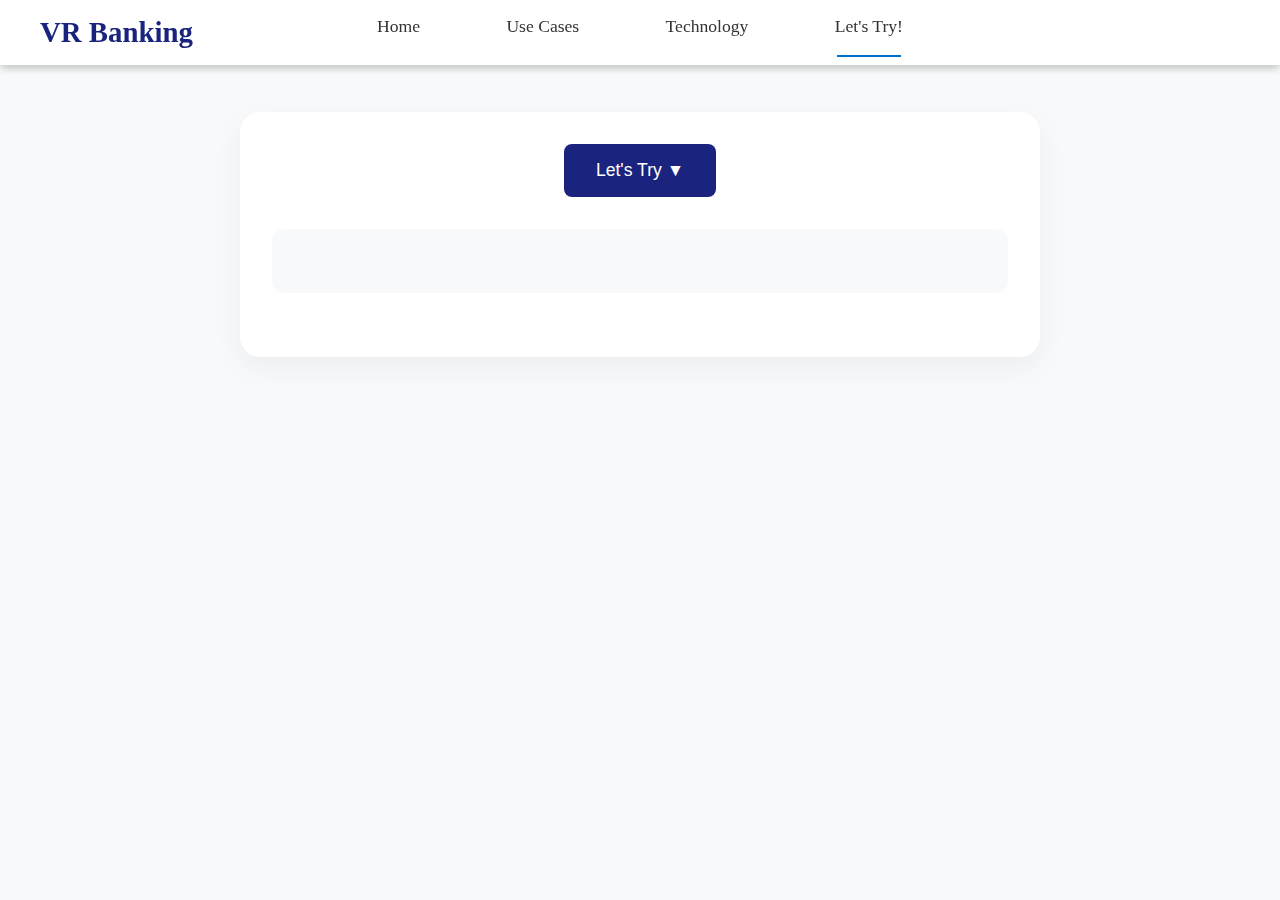
<file: inter.html>
<!DOCTYPE html>
<html lang="zh-Hant">
<head>
    <meta charset="UTF-8">
    <meta name="viewport" content="width=device-width, initial-scale=1.0">
    <title>CS1102</title>
    <style>
        /* 重置默认样式 */
        * {
            margin: 0;
            padding: 0;
            box-sizing: border-box;
        }

        /* 导航容器 */
        .navbar {
      position: fixed;
      top: 0;
      left: 0;
      width: 100%;
      background: white;
      padding: 1rem;
      box-shadow: 0 2px 10px rgba(0,0,0,0.1);
      z-index: 1000;
            
        }

        /* 使用Grid布局实现精准居中 */
        .nav-container {
            display: grid;
            grid-template-columns: 1fr auto 1fr;
            max-width: 1200px;
            margin: 0 auto;
        }

        /* 左侧品牌标识 */
        .nav-brand {
            justify-self: start;
            align-self: center;
            font-size: 1.8rem;
            font-weight: bold;
            color: #1a237e;
        }

        /* 中间导航菜单 */
        .nav-menu {
            display: flex;
            gap: 3rem;
            list-style: none;
            justify-content: center;
        }

        /* 导航链接样式 */
        .nav-link {
            color: #333;
            text-decoration: none;
            font-size: 1.1rem;
            padding: 0.8rem 1.2rem;
            border-radius: 4px;
            transition: all 0.3s ease;
            position: relative;
        }

        .nav-link:hover {
            background: #f5f5f5;
        }

        /* 当前激活状态指示器 */
        .nav-link.active::after {
            content: '';
            position: absolute;
            bottom: -8px;
            left: 50%;
            transform: translateX(-50%);
            width: 60%;
            height: 2px;
            background: #0072ce;
        }

        /* 右侧占位元素保持平衡 */
        .nav-right {
            justify-self: end;
            align-self: center;
        }

        /* 响应式设计 */
        @media (max-width: 768px) {
            .nav-container {
                grid-template-columns: 1fr;
                text-align: center;
            }

            .nav-brand {
                margin-bottom: 1rem;
            }

            .nav-menu {
                flex-wrap: wrap;
                gap: 1rem;
                order: 2;
            }

            .nav-right {
                display: none;
            }
        }
    </style>
</head>
<body>
    <nav class="navbar">
        <div class="nav-container">
            <div class="nav-brand">VR Banking</div>
            
            <ul class="nav-menu">
                <li><a href="index.html" class="nav-link">Home</a></li>
                <li><a href="User Cases.html" class="nav-link">Use Cases</a></li>
                <li><a href="tech.html" class="nav-link">Technology</a></li>
                <li><a href="inter.html" class="nav-link active">Let's Try!</a></li>
            </ul>

            <div class="nav-right"></div>
        </div>
    </nav>
</body>
</html>


<!DOCTYPE html>
<html lang="zh-Hant">
<head>
    <meta charset="UTF-8">
    <meta name="viewport" content="width=device-width, initial-scale=1.0">
    <title>CS1102</title>
    <style>
        /* 重置默认样式 */
        * {
            margin: 0;
            padding: 0;
            box-sizing: border-box;
        }

        /* 导航容器 */
        .navbar {
      position: fixed;
      top: 0;
      left: 0;
      width: 100%;
      background: white;
      padding: 1rem;
      box-shadow: 0 2px 10px rgba(0,0,0,0.1);
      z-index: 1000;
            
        }

        /* 使用Grid布局实现精准居中 */
        .nav-container {
            display: grid;
            grid-template-columns: 1fr auto 1fr;
            max-width: 1200px;
            margin: 0 auto;
        }

        /* 左侧品牌标识 */
        .nav-brand {
            justify-self: start;
            align-self: center;
            font-size: 1.8rem;
            font-weight: bold;
            color: #1a237e;
        }

        /* 中间导航菜单 */
        .nav-menu {
            display: flex;
            gap: 3rem;
            list-style: none;
            justify-content: center;
        }

        /* 导航链接样式 */
        .nav-link {
            color: #333;
            text-decoration: none;
            font-size: 1.1rem;
            padding: 0.8rem 1.2rem;
            border-radius: 4px;
            transition: all 0.3s ease;
            position: relative;
        }

        .nav-link:hover {
            background: #f5f5f5;
        }

        /* 当前激活状态指示器 */
        .nav-link.active::after {
            content: '';
            position: absolute;
            bottom: -8px;
            left: 50%;
            transform: translateX(-50%);
            width: 60%;
            height: 2px;
            background: #0072ce;
        }

        /* 右侧占位元素保持平衡 */
        .nav-right {
            justify-self: end;
            align-self: center;
        }

        /* 响应式设计 */
        @media (max-width: 768px) {
            .nav-container {
                grid-template-columns: 1fr;
                text-align: center;
            }

            .nav-brand {
                margin-bottom: 1rem;
            }

            .nav-menu {
                flex-wrap: wrap;
                gap: 1rem;
                order: 2;
            }

            .nav-right {
                display: none;
            }
        }
    </style>
</head>
<body>
    <nav class="navbar">
        <div class="nav-container">
            <div class="nav-brand">VR Banking</div>
            
            <ul class="nav-menu">
                <li><a href="index.html" class="nav-link">Home</a></li>
                <li><a href="User Cases.html" class="nav-link">Use Cases</a></li>
                <li><a href="tech.html" class="nav-link">Technology</a></li>
                <li><a href="inter.html" class="nav-link active">Let's Try!</a></li>
            </ul>

            <div class="nav-right"></div>
        </div>
    </nav>
</body>
</html>

<!DOCTYPE html>
<html lang="zh-Hant">
<head>
    <meta charset="UTF-8">
    <meta name="viewport" content="width=device-width, initial-scale=1.0">
    <title>CS1102</title>
    <style>
        /* 重置默认样式 */
        * {
            margin: 0;
            padding: 0;
            box-sizing: border-box;
        }

        /* 导航容器 */
        .navbar {
      position: fixed;
      top: 0;
      left: 0;
      width: 100%;
      background: white;
      padding: 1rem;
      box-shadow: 0 2px 10px rgba(0,0,0,0.1);
      z-index: 1000;
            
        }

        /* 使用Grid布局实现精准居中 */
        .nav-container {
            display: grid;
            grid-template-columns: 1fr auto 1fr;
            max-width: 1200px;
            margin: 0 auto;
        }

        /* 左侧品牌标识 */
        .nav-brand {
            justify-self: start;
            align-self: center;
            font-size: 1.8rem;
            font-weight: bold;
            color: #1a237e;
        }

        /* 中间导航菜单 */
        .nav-menu {
            display: flex;
            gap: 3rem;
            list-style: none;
            justify-content: center;
        }

        /* 导航链接样式 */
        .nav-link {
            color: #333;
            text-decoration: none;
            font-size: 1.1rem;
            padding: 0.8rem 1.2rem;
            border-radius: 4px;
            transition: all 0.3s ease;
            position: relative;
        }

        .nav-link:hover {
            background: #f5f5f5;
        }

        /* 当前激活状态指示器 */
        .nav-link.active::after {
            content: '';
            position: absolute;
            bottom: -8px;
            left: 50%;
            transform: translateX(-50%);
            width: 60%;
            height: 2px;
            background: #0072ce;
        }

        /* 右侧占位元素保持平衡 */
        .nav-right {
            justify-self: end;
            align-self: center;
        }

        /* 响应式设计 */
        @media (max-width: 768px) {
            .nav-container {
                grid-template-columns: 1fr;
                text-align: center;
            }

            .nav-brand {
                margin-bottom: 1rem;
            }

            .nav-menu {
                flex-wrap: wrap;
                gap: 1rem;
                order: 2;
            }

            .nav-right {
                display: none;
            }
        }
    </style>
</head>
<body>
    <nav class="navbar">
        <div class="nav-container">
            <div class="nav-brand">VR Banking</div>
            
            <ul class="nav-menu">
                <li><a href="index.html" class="nav-link">Home</a></li>
                <li><a href="User Cases.html" class="nav-link">Use Cases</a></li>
                <li><a href="tech.html" class="nav-link">Technology</a></li>
                <li><a href="inter.html" class="nav-link active">Let's Try!</a></li>
            </ul>

            <div class="nav-right"></div>
        </div>
    </nav>
</body>
</html>

<!DOCTYPE html>
<html lang="zh-Hans">
<head>
    <meta charset="UTF-8">
    <meta name="viewport" content="width=device-width, initial-scale=1.0">
    <title>VR银行互动体验中心</title>
    <style>
        /* 主内容区 */
        main {
            padding-top: 80px;
            min-height: 100vh;
            background: #f8f9fa;
        }

        .container {
            max-width: 800px;
            margin: 2rem auto;
            padding: 2rem;
            background: white;
            border-radius: 20px;
            box-shadow: 0 10px 30px rgba(0,0,0,0.05);
        }

        /* 测验系统样式 */
        .quiz-header {
            text-align: center;
            margin-bottom: 2rem;
        }

        .lets-try-btn {
            padding: 1rem 2rem;
            background: #1a237e;
            color: white;
            border: none;
            border-radius: 8px;
            font-size: 1.1rem;
            cursor: pointer;
            transition: transform 0.2s;
        }

        .lets-try-btn:hover {
            transform: translateY(-2px);
        }

        .options-panel {
            display: none;
            margin-top: 1.5rem;
            gap: 1rem;
        }

        .quiz-option {
            padding: 1rem;
            background: #f8f9fa;
            border: 2px solid #e2e8f0;
            border-radius: 8px;
            cursor: pointer;
            transition: all 0.2s;
        }

        .quiz-option:hover {
            border-color: #00b4ff;
        }

        /* 题目样式 */
        .question-box {
            margin: 2rem 0;
        }

        .question-text {
            font-size: 1.3rem;
            color: #1a237e;
            margin-bottom: 2rem;
        }

        .options-grid {
            display: grid;
            gap: 1rem;
            grid-template-columns: repeat(2, 1fr);
        }

        .option-card {
            padding: 1.5rem;
            background: white;
            border: 2px solid #e2e8f0;
            border-radius: 12px;
            cursor: pointer;
            transition: all 0.3s;
        }

        .option-card:hover {
            transform: translateY(-3px);
            box-shadow: 0 5px 15px rgba(0,0,0,0.1);
        }

        .option-letter {
            width: 32px;
            height: 32px;
            border-radius: 8px;
            background: rgba(26,35,126,0.1);
            display: flex;
            align-items: center;
            justify-content: center;
            font-weight: 600;
            color: #1a237e;
            margin-bottom: 1rem;
        }

        .option-text {
            color: #374151;
            line-height: 1.5;
        }

        /* 正确/错误状态 */
        .correct {
            background: #f0fdf4 !important;
            border-color: #22c55e !important;
        }

        .wrong {
            background: #fff1f2 !important;
            border-color: #ef4444 !important;
        }

        .score-board {
            text-align: center;
            padding: 2rem;
            background: #f8f9fa;
            border-radius: 12px;
            margin: 2rem 0;
        }
    </style>
</head>
<body>
 <main>
        <div class="container">
            <div class="quiz-header">
                <button class="lets-try-btn" onclick="toggleMenu()">Let's Try ▼</button>
                <div class="options-panel" id="optionsPanel">
                    <button class="quiz-option" onclick="startQuiz()">Quiz</button>
                    <button class="quiz-option" onclick="window.open('https://konterball.com', '_blank')">Game</button>
                </div>
            </div>

            <div class="quiz-container" id="quizContainer">
                <div class="question-box" id="questionBox"></div>
                <div class="score-board" id="scoreBoard"></div>
            </div>
        </div>
    </main>

    <script>
        // 测验数据
        const quizData = [
            {
                question: "What role does AI play in VR banking?",
                options: [
                    "Creates immersive virtual environments",
                    "Personalizes financial advice and detects fraud",
                    "Connects VR headsets to 5G networks",
                    "Simulates physical touch"
                ],
                answer: 1
            },
            {
                question: "What is the main difference between Virtual Reality (VR) and Augmented Reality (AR)?",
                options: [
                    "VR overlays digital elements on the real world; AR creates a fully immersive digital environment",
                    "VR creates a fully immersive digital environment; AR overlays digital elements on the real world",
                    " Both create immersive digital environments",
                    "Both enhance the real world with digital data"
                ],
                answer: 1
            },
            {
                question: "What is the challenge of implementing VR/Metaverse in banking?",
                options: [
                    "Improved customer trust",
                    "High infrastructure costs for development",
                    "Reduced need for VR hardware",
                    "Simplified regulatory rules"
                ],
                answer: 1
            },
            {
                question: "Which technology in VR banking ensures secure digital transactions and assets?",
                options: [
                    " 5G",
                    "Haptic feedback",
                    "Blockchain",
                    "AR glasses "
                ],
                answer: 2
            }
        ];

        let currentQuestion = 0;
        let score = 0;

        // 切换菜单显示
        function toggleMenu() {
            const panel = document.getElementById('optionsPanel');
            panel.style.display = panel.style.display === 'none' ? 'flex' : 'none';
        }

        // 开始测验
        function startQuiz() {
            currentQuestion = 0;
            score = 0;
            document.getElementById('quizContainer').style.display = 'block';
            document.getElementById('optionsPanel').style.display = 'none';
            showQuestion();
        }

        // 显示题目
        function showQuestion() {
            const question = quizData[currentQuestion];
            const optionsHTML = question.options.map((option, index) => `
                <div class="option-card" onclick="checkAnswer(${index})">
                    <div class="option-letter">${String.fromCharCode(65 + index)}</div>
                    <div class="option-text">${option}</div>
                </div>
            `).join('');

            document.getElementById('questionBox').innerHTML = `
                <div class="question-text">Question ${currentQuestion + 1}: ${question.question}</div>
                <div class="options-grid">${optionsHTML}</div>
            `;
        }

        // 检查答案
        function checkAnswer(selectedIndex) {
            const options = document.querySelectorAll('.option-card');
            const correctIndex = quizData[currentQuestion].answer;

            options.forEach((option, index) => {
                option.classList.remove('correct', 'wrong');
                if(index === correctIndex) {
                    option.classList.add('correct');
                } else if(index === selectedIndex) {
                    option.classList.add('wrong');
                }
            });

            if(selectedIndex === correctIndex) score++;

            setTimeout(() => {
                currentQuestion++;
                if(currentQuestion < quizData.length) {
                    showQuestion();
                } else {
                    showResult();
                }
            }, 1500);
        }

        // 显示结果
        function showResult() {
            document.getElementById('questionBox').innerHTML = '';
            document.getElementById('scoreBoard').innerHTML = `
                <h3>Complete！</h3>
                <p>Your Score：${score}/${quizData.length}</p>
                <button class="lets-try-btn" onclick="startQuiz()">Restart</button>
            `;
        }
    </script>
</body>
</html>
</file>
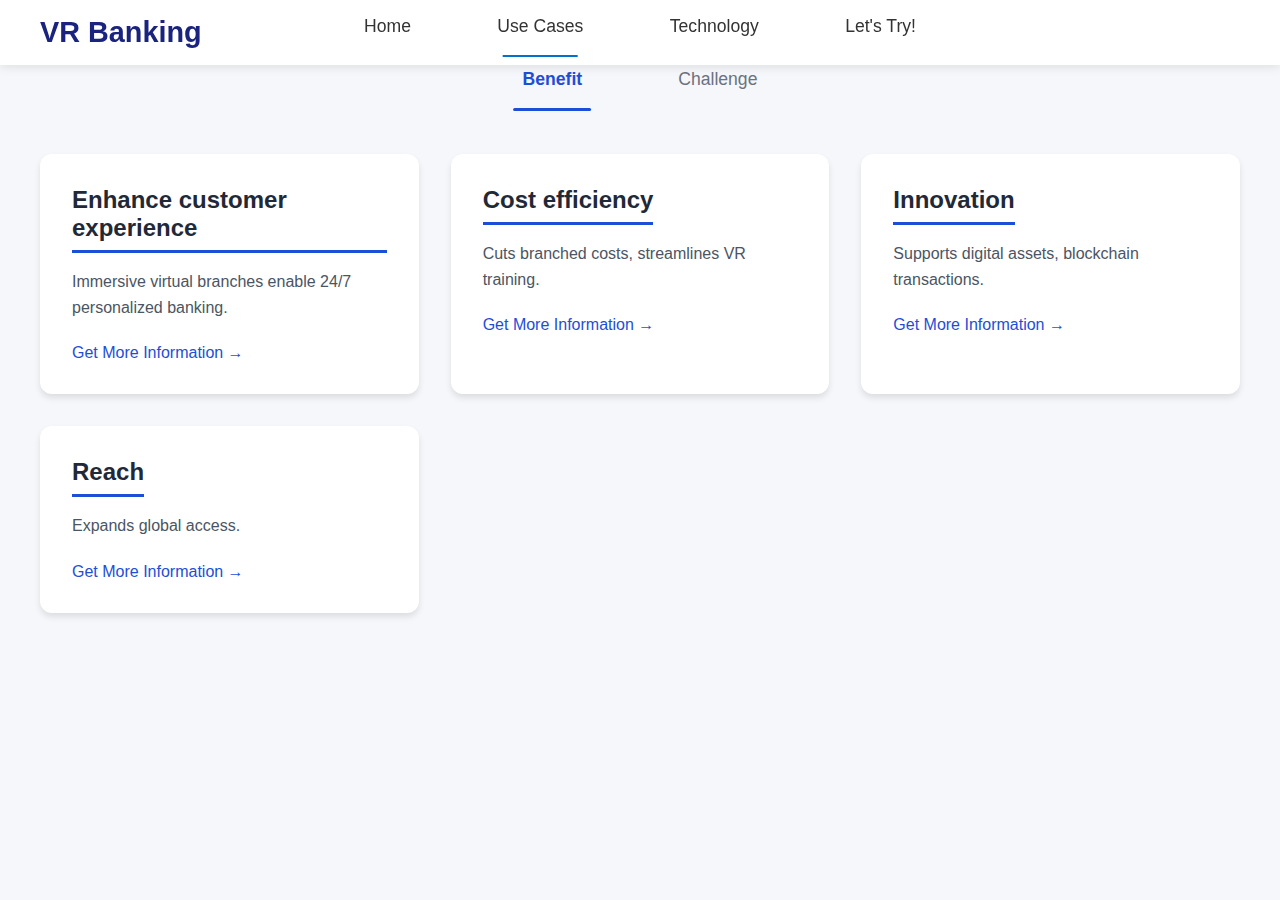
<file: User Cases.html>
<!DOCTYPE html>
<html lang="zh-Hant">
<head>
    <meta charset="UTF-8">
    <meta name="viewport" content="width=device-width, initial-scale=1.0">
    <title>CS1102</title>
    <style>
        /* 重置默认样式 */
        * {
            margin: 0;
            padding: 0;
            box-sizing: border-box;
        }

        /* 导航容器 */
        .navbar {
      position: fixed;
      top: 0;
      left: 0;
      width: 100%;
      background: white;
      padding: 1rem;
      box-shadow: 0 2px 10px rgba(0,0,0,0.1);
      z-index: 1000;
            
        }

        /* 使用Grid布局实现精准居中 */
        .nav-container {
            display: grid;
            grid-template-columns: 1fr auto 1fr;
            max-width: 1200px;
            margin: 0 auto;
        }

        /* 左侧品牌标识 */
        .nav-brand {
            justify-self: start;
            align-self: center;
            font-size: 1.8rem;
            font-weight: bold;
            color: #1a237e;
        }

        /* 中间导航菜单 */
        .nav-menu {
            display: flex;
            gap: 3rem;
            list-style: none;
            justify-content: center;
        }

        /* 导航链接样式 */
        .nav-link {
            color: #333;
            text-decoration: none;
            font-size: 1.1rem;
            padding: 0.8rem 1.2rem;
            border-radius: 4px;
            transition: all 0.3s ease;
            position: relative;
        }

        .nav-link:hover {
            background: #f5f5f5;
        }

        /* 当前激活状态指示器 */
        .nav-link.active::after {
            content: '';
            position: absolute;
            bottom: -8px;
            left: 50%;
            transform: translateX(-50%);
            width: 60%;
            height: 2px;
            background: #0072ce;
        }

        /* 右侧占位元素保持平衡 */
        .nav-right {
            justify-self: end;
            align-self: center;
        }

        /* 响应式设计 */
        @media (max-width: 768px) {
            .nav-container {
                grid-template-columns: 1fr;
                text-align: center;
            }

            .nav-brand {
                margin-bottom: 1rem;
            }

            .nav-menu {
                flex-wrap: wrap;
                gap: 1rem;
                order: 2;
            }

            .nav-right {
                display: none;
            }
        }
    </style>
</head>
<body>
    <nav class="navbar">
        <div class="nav-container">
            <div class="nav-brand">VR Banking</div>
            
            <ul class="nav-menu">
                <li><a href="index.html" class="nav-link">Home</a></li>
                <li><a href="User Cases.html" class="nav-link active">Use Cases</a></li>
                <li><a href="tech.html" class="nav-link">Technology</a></li>
                <li><a href="inter.html" class="nav-link">Let's Try!</a></li>
            </ul>

            <div class="nav-right"></div>
        </div>
    </nav>
</body>
</html>

/* 卡片 */ 

<!DOCTYPE html>
<html lang="zh-En">
<head>
    <meta charset="UTF-8">
    <meta name="viewport" content="width=device-width, initial-scale=1.0">
    <title>B&C</title>
    <style>

        body {
            padding-top: 120px; /* 根据导航栏实际高度调整 */
        }

        /* 修改过滤按钮默认状态 */
        .filter-btn[data-filter="benefit"] {
            color: #1d4ed8;
            font-weight: 600;
        }
        .filter-btn[data-filter="benefit"]::after {
            content: '';
            position: absolute;
            bottom: -5px;
            left: 50%;
            transform: translateX(-50%);
            width: 50%;
            height: 3px;
            background: #1d4ed8;
            border-radius: 2px;
        }



        
        /* 基础样式 */
        * {
            margin: 0;
            padding: 0;
            box-sizing: border-box;
            font-family: 'Segoe UI', sans-serif;
        }

        body {
            background: #f5f7fa;
            padding: 2rem;
        }

        /* 过滤按钮样式 */
        .filter-container {
            display: flex;
            justify-content: center;
            margin-bottom: 3rem;
        }

        .filter-btn {
            padding: 1rem 3rem;
            border: none;
            background: none;
            font-size: 1.1rem;
            cursor: pointer;
            position: relative;
            color: #6b7280;
            transition: all 0.3s ease;
        }
        
.content-card:not(.benefit) {
            display: none;
        }
        
        .filter-btn.active {
            color: #1d4ed8;
            font-weight: 600;
        }

        .filter-btn.active::after {
            content: '';
            position: absolute;
            bottom: -5px;
            left: 50%;
            transform: translateX(-50%);
            width: 50%;
            height: 3px;
            background: #1d4ed8;
            border-radius: 2px;
        }

        /* 内容卡片样式 */
        .content-grid {
            display: grid;
            grid-template-columns: repeat(auto-fit, minmax(300px, 1fr));
            gap: 2rem;
            max-width: 1200px;
            margin: 0 auto;
        }

        .content-card {
            background: white;
            border-radius: 12px;
            padding: 2rem;
            box-shadow: 0 4px 6px rgba(0,0,0,0.1);
            opacity: 1;
            transform: translateY(0);
            transition: all 0.3s ease;
        }

        .content-card.hidden {
            opacity: 0;
            transform: translateY(20px);
            height: 0;
            padding: 0;
            margin: 0;
            overflow: hidden;
        }

        .card-title {
            color: #1f2937;
            font-size: 1.5rem;
            margin-bottom: 1rem;
            padding-bottom: 0.5rem;
            border-bottom: 3px solid #1d4ed8;
            display: inline-block;
        }

        .card-text {
            color: #4b5563;
            line-height: 1.6;
            margin-bottom: 1.5rem;
        }

        .learn-more {
            color: #1d4ed8;
            text-decoration: none;
            font-weight: 500;
            display: inline-flex;
            align-items: center;
            gap: 0.5rem;
            transition: opacity 0.3s;
        }

        .learn-more:hover {
            opacity: 0.8;
        }
    </style>
</head>
<body>
    <!-- 过滤按钮 -->
    <div class="filter-container">
        <button class="filter-btn active" data-filter="benefit">Benefit</button>
        <button class="filter-btn" data-filter="challenge">Challenge</button>
    </div>

    <!-- 内容容器 -->
    <div class="content-grid">
        <!-- Problem 内容 -->
        <div class="content-card benefit">
            <h2 class="card-title">Enhance customer experience</h2>
            <p class="card-text">Immersive virtual branches enable 24/7 personalized banking.</p>
            <a href="#" class="learn-more">Get More Information →</a>
        </div>

        <div class="content-card benefit">
            <h2 class="card-title">Cost efficiency</h2>
            <p class="card-text">Cuts branched costs, streamlines VR training. </p>
            <a href="#" class="learn-more">Get More Information →</a>
        </div>

        <div class="content-card benefit">
            <h2 class="card-title">Innovation</h2>
            <p class="card-text">Supports digital assets, blockchain transactions. </p>
            <a href="#" class="learn-more">Get More Information →</a>
        </div>

        <div class="content-card benefit">
            <h2 class="card-title">Reach</h2>
            <p class="card-text">Expands global access. </p>
            <a href="#" class="learn-more">Get More Information →</a>
        </div>

        <!-- Challenge 内容 -->
        <div class="content-card challenge">
            <h2 class="card-title">Security</h2>
            <p class="card-text">Data breach risk in virtual platforms. </p>
            <a href="#" class="learn-more">LEARN MORE →</a>
        </div>

        <div class="content-card challenge">
            <h2 class="card-title">Infrastructure Costs</h2>
            <p class="card-text">High VR/Metaverse development expenses.</p>
            <a href="#" class="learn-more">LEARN MORE →</a>
        </div>

        <div class="content-card challenge">
            <h2 class="card-title">Access</h2>
            <p class="card-text">VR hardware, internet limits adoption.</p>
            <a href="#" class="learn-more">LEARN MORE →</a>
        </div>

        <div class="content-card challenge">
            <h2 class="card-title">Regulation</h2>
            <p class="card-text">Unclear rules for digital transactions.</p>
            <a href="#" class="learn-more">LEARN MORE →</a>
        </div>
        
    </div>

    
</body>
</html>
</file>
